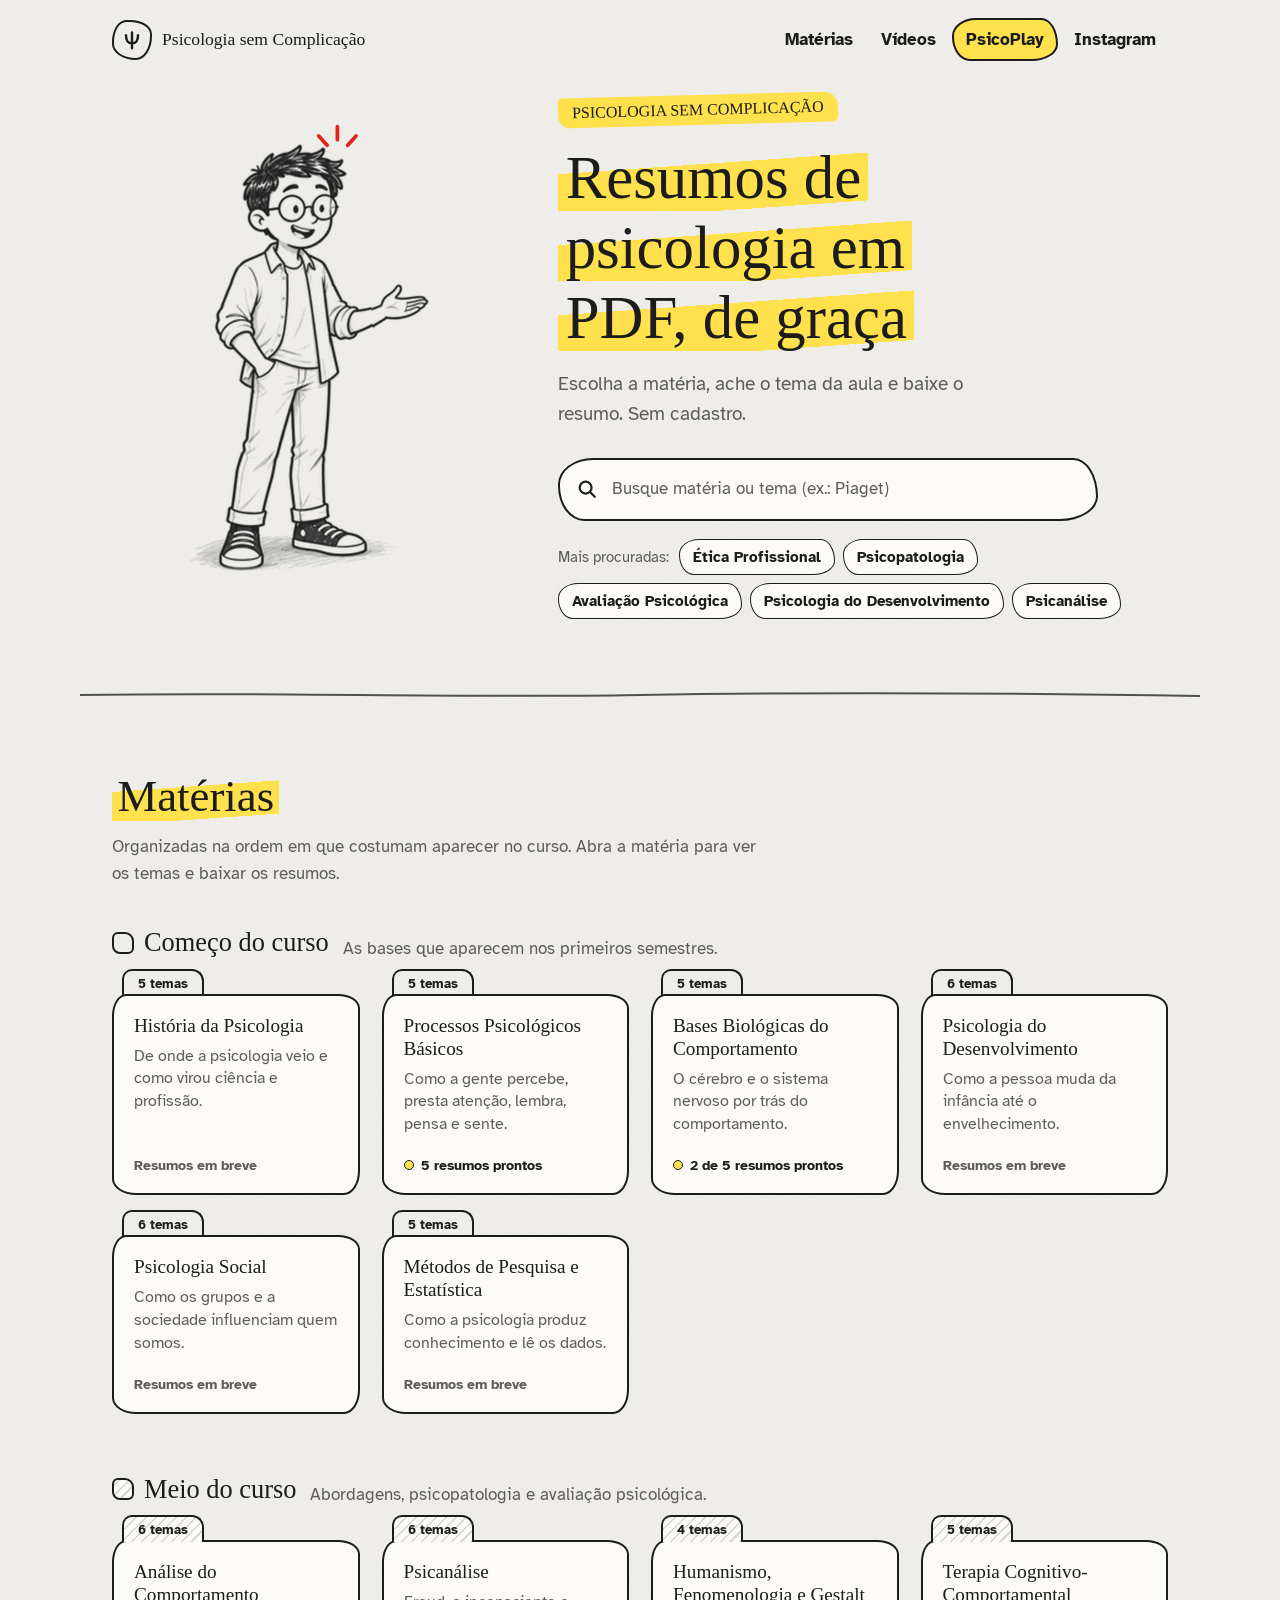
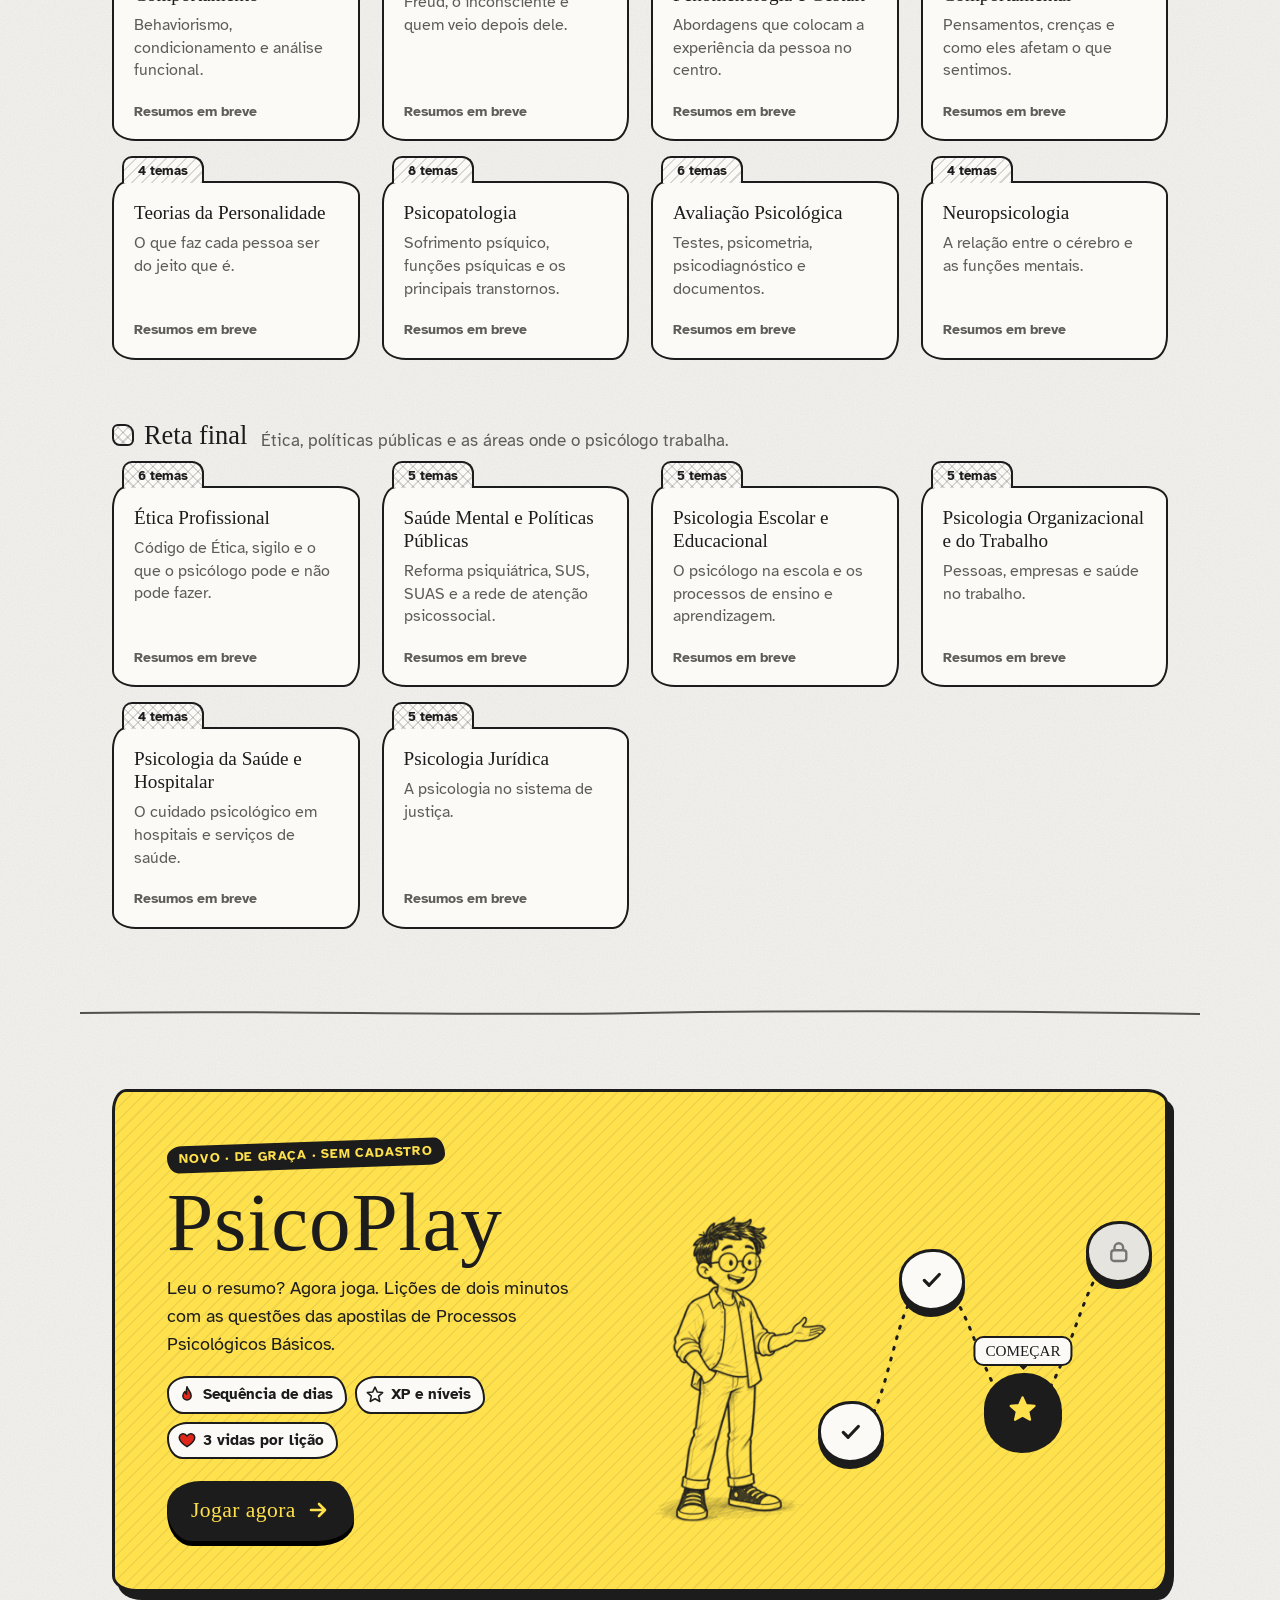
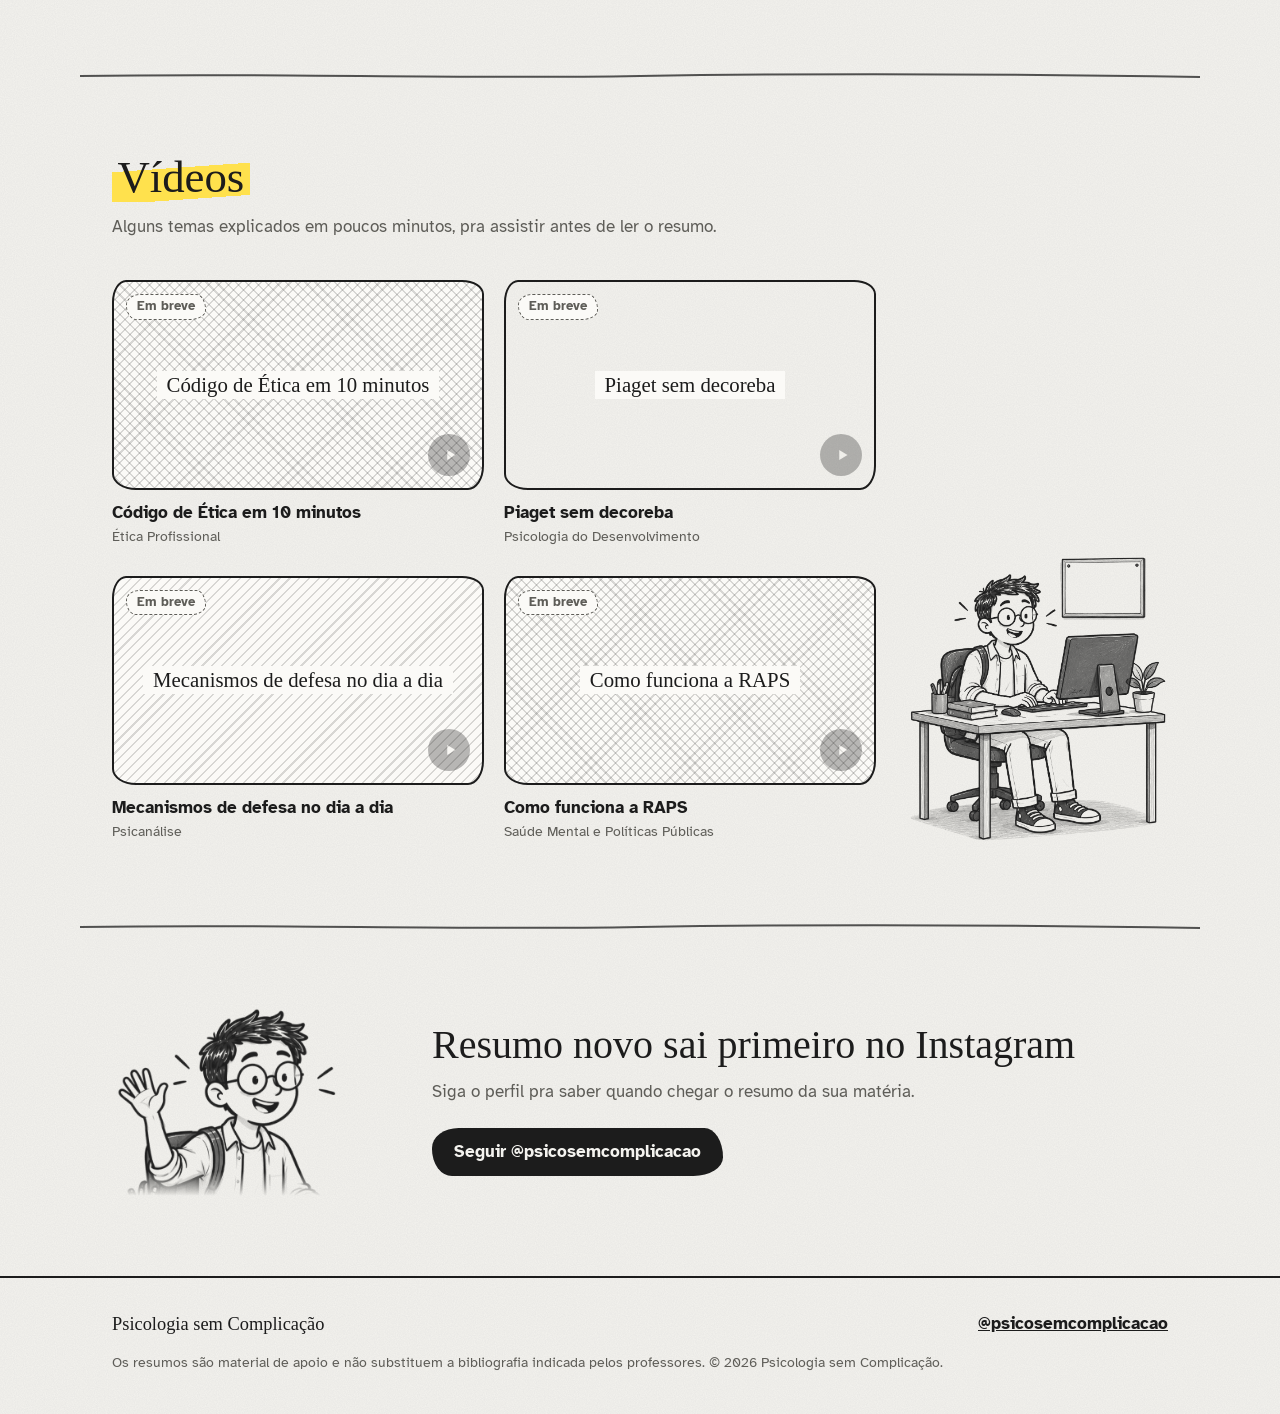
<file: index.html>
<!doctype html>
<html lang="pt-BR">
<head>
  <meta charset="utf-8">
  <meta name="viewport" content="width=device-width, initial-scale=1">
  <title>Psicologia sem Complicação | Resumos de psicologia em PDF</title>
  <meta name="description" content="Resumos de psicologia em PDF para baixar de graça, organizados por matéria.">
  <meta property="og:title" content="Psicologia sem Complicação">
  <meta property="og:description" content="Resumos de psicologia em PDF para baixar de graça, organizados por matéria.">
  <meta property="og:image" content="img/mascote/apresentando.png">
  <meta name="theme-color" content="#F4F3EF">
  <link rel="icon" href="favicon.ico?v=3" sizes="any">
  <link rel="icon" href="img/icone-mascote-32.png" type="image/png" sizes="32x32">
  <link rel="icon" href="img/icone-mascote-192.png" type="image/png" sizes="192x192">
  <link rel="apple-touch-icon" sizes="180x180" href="img/icone-mascote-180.png">
  <link rel="preconnect" href="https://fonts.googleapis.com">
  <link rel="preconnect" href="https://fonts.gstatic.com" crossorigin>
  <link rel="stylesheet" href="https://fonts.googleapis.com/css2?family=Atkinson+Hyperlegible:wght@400;700&family=Permanent+Marker&display=swap">
  <link rel="stylesheet" href="css/estilo.css">
</head>
<body>
  <a class="pular" href="#conteudo">Pular para o conteúdo</a>

  <header class="topo">
    <div class="container topo-linha">
      <a class="marca" href="./" aria-label="Psicologia sem Complicação, página inicial">
        <span class="marca-simbolo" aria-hidden="true">
          <svg viewBox="0 0 32 32" focusable="false"><path d="M16 6v21M8 9.5c0 8 3 11 8 11s8-3 8-11" fill="none" stroke="currentColor" stroke-width="3.2" stroke-linecap="round"/></svg>
        </span>
        <span class="marca-nome">Psicologia sem Complicação</span>
      </a>
      <nav class="menu" aria-label="Principal">
        <a href="#materias">Matérias</a>
        <a href="#videos">Vídeos</a>
        <a class="menu-jogo" href="psicoplay.html">PsicoPlay</a>
        <a href="https://www.instagram.com/psicosemcomplicacao/" target="_blank" rel="noopener">Instagram</a>
      </nav>
    </div>
  </header>

  <main id="conteudo">
    <section class="hero">
      <div class="container hero-grade">
        <div class="hero-arte">
          <svg class="destaque-tracos" viewBox="0 0 60 60" aria-hidden="true" focusable="false"><path d="M30 6v14M10 16l9 10M50 16l-9 10" fill="none" stroke="currentColor" stroke-width="4" stroke-linecap="round"/></svg>
          <!-- Para trocar o mascote, substitua as imagens da pasta img/mascote/ (fundo transparente). -->
          <img class="mascote" src="img/mascote/apresentando.png" alt="O mascote do Psicologia sem Complicação, de óculos, apresentando a página" width="440" height="748">
        </div>

        <div class="hero-texto">
          <p class="faixa">Psicologia sem Complicação</p>
          <h1><span class="marca-texto-fundo">Resumos de psicologia em PDF, de graça</span></h1>
          <p class="hero-sub">Escolha a matéria, ache o tema da aula e baixe o resumo. Sem cadastro.</p>

          <form class="busca" id="busca-form" role="search" autocomplete="off">
            <label class="sr-only" for="busca">Buscar matéria ou tema</label>
            <svg class="busca-icone" viewBox="0 0 24 24" aria-hidden="true" focusable="false"><circle cx="10.5" cy="10.5" r="6.5" fill="none" stroke="currentColor" stroke-width="2.4"/><path d="m15.5 15.5 5 5" stroke="currentColor" stroke-width="2.4" stroke-linecap="round"/></svg>
            <input id="busca" type="search" placeholder="Busque matéria ou tema (ex.: Piaget)"
                   aria-controls="busca-resultados" aria-expanded="false" aria-describedby="busca-aviso">
            <div class="busca-resultados" id="busca-resultados" hidden></div>
            <p class="sr-only" id="busca-aviso" aria-live="polite"></p>
          </form>

          <div class="atalhos" id="atalhos"></div>
        </div>
      </div>
    </section>

    <section class="secao" id="materias" aria-labelledby="materias-titulo">
      <div class="container">
        <div class="secao-cabeca">
          <h2 id="materias-titulo"><span class="marca-texto-fundo">Matérias</span></h2>
          <p>Organizadas na ordem em que costumam aparecer no curso. Abra a matéria para ver os temas e baixar os resumos.</p>
        </div>
        <div id="fases"></div>
      </div>
    </section>

    <section class="secao" id="psicoplay" aria-labelledby="psicoplay-titulo">
      <div class="container">
        <a class="pp-banner" href="psicoplay.html">
          <div class="pp-texto">
            <p class="pp-selo">Novo · de graça · sem cadastro</p>
            <h2 class="pp-titulo" id="psicoplay-titulo">PsicoPlay</h2>
            <p class="pp-sub">Leu o resumo? Agora joga. Lições de dois minutos com as questões das apostilas de Processos Psicológicos Básicos.</p>
            <ul class="pp-stats">
              <li><svg viewBox="0 0 24 24" aria-hidden="true"><path d="M12 2c1 4 5 6 5 11a5 5 0 0 1-10 0c0-2.5 1.2-4 2.5-5.2.2 1.6 1 2.7 2 3.2C11 8 11 5 12 2z" fill="#E0261B" stroke="#1C1C1C" stroke-width="1.8" stroke-linejoin="round"/></svg>Sequência de dias</li>
              <li><svg viewBox="0 0 24 24" aria-hidden="true"><path d="M12 2.5l2.8 6 6.4.6-4.8 4.3 1.4 6.4L12 16.5l-5.8 3.3 1.4-6.4L2.8 9.1l6.4-.6z" fill="#FBFAF7" stroke="#1C1C1C" stroke-width="1.8" stroke-linejoin="round"/></svg>XP e níveis</li>
              <li><svg viewBox="0 0 24 24" aria-hidden="true"><path d="M12 20s-7.5-4.6-9-9.3C2 7.4 4.3 4.5 7.4 4.5c2 0 3.6 1.2 4.6 2.8 1-1.6 2.6-2.8 4.6-2.8 3.1 0 5.4 2.9 4.4 6.2-1.5 4.7-9 9.3-9 9.3z" fill="#E0261B" stroke="#1C1C1C" stroke-width="1.8" stroke-linejoin="round"/></svg>3 vidas por lição</li>
            </ul>
            <span class="pp-botao">Jogar agora<svg viewBox="0 0 24 24" aria-hidden="true"><path d="M5 12h13M13 6l6 6-6 6" fill="none" stroke="currentColor" stroke-width="2.6" stroke-linecap="round" stroke-linejoin="round"/></svg></span>
          </div>

          <div class="pp-trilha" aria-hidden="true">
            <svg class="pp-caminho" viewBox="0 0 100 100" preserveAspectRatio="none" focusable="false">
              <path class="pp-caminho-pc" d="M38 76 C 46 76, 46 34, 54 34 S 64 70, 72 70 S 84 26, 91 26"/>
              <path class="pp-caminho-cel" d="M10 70 C 22 70, 22 32, 36 32 S 50 68, 64 68 S 78 30, 90 30"/>
            </svg>
            <span class="pp-no pp-feito" style="--i:0"><svg viewBox="0 0 24 24"><path d="M5 12.5l4.5 4.5L19 7" fill="none" stroke="#1C1C1C" stroke-width="3" stroke-linecap="round" stroke-linejoin="round"/></svg></span>
            <span class="pp-no pp-feito" style="--i:1"><svg viewBox="0 0 24 24"><path d="M5 12.5l4.5 4.5L19 7" fill="none" stroke="#1C1C1C" stroke-width="3" stroke-linecap="round" stroke-linejoin="round"/></svg></span>
            <span class="pp-no pp-atual" style="--i:2"><span class="pp-tag">COMEÇAR</span><svg viewBox="0 0 24 24"><path d="M12 2.5l2.8 6 6.4.6-4.8 4.3 1.4 6.4L12 16.5l-5.8 3.3 1.4-6.4L2.8 9.1l6.4-.6z" fill="#FFE14D" stroke="#FFE14D" stroke-width="1.6" stroke-linejoin="round"/></svg></span>
            <span class="pp-no pp-trancado" style="--i:3"><svg viewBox="0 0 24 24"><rect x="5" y="10.5" width="14" height="10" rx="2.5" fill="none" stroke="#1C1C1C" stroke-width="2.2"/><path d="M8 10.5V8a4 4 0 0 1 8 0v2.5" fill="none" stroke="#1C1C1C" stroke-width="2.2"/></svg></span>
            <span class="pp-xp">+10 XP</span>
            <img class="pp-mascote" src="img/mascote/apresentando.png" alt="" width="440" height="748" loading="lazy">
          </div>
        </a>
      </div>
    </section>

    <section class="secao" id="videos" aria-labelledby="videos-titulo">
      <div class="container videos-grade">
        <div>
          <div class="secao-cabeca">
            <h2 id="videos-titulo"><span class="marca-texto-fundo">Vídeos</span></h2>
            <p>Alguns temas explicados em poucos minutos, pra assistir antes de ler o resumo.</p>
          </div>
          <ul class="videos" id="videos-lista"></ul>
        </div>
        <img class="videos-arte" src="img/mascote/estudando.png" alt="" width="905" height="1005" loading="lazy">
      </div>
    </section>

    <section class="secao" aria-labelledby="insta-titulo">
      <div class="container chamada-insta">
        <img src="img/mascote/acenando.png" alt="" width="545" height="470" loading="lazy">
        <div>
          <h2 id="insta-titulo">Resumo novo sai primeiro no Instagram</h2>
          <p>Siga o perfil pra saber quando chegar o resumo da sua matéria.</p>
          <a class="botao-insta" href="https://www.instagram.com/psicosemcomplicacao/" target="_blank" rel="noopener">Seguir @psicosemcomplicacao</a>
        </div>
      </div>
    </section>
  </main>

  <footer class="rodape">
    <div class="container rodape-grade">
      <p class="rodape-nome">Psicologia sem Complicação</p>
      <a href="https://www.instagram.com/psicosemcomplicacao/" target="_blank" rel="noopener">@psicosemcomplicacao</a>
      <p class="rodape-aviso">Os resumos são material de apoio e não substituem a bibliografia indicada pelos professores. © <span id="ano">2026</span> Psicologia sem Complicação.</p>
    </div>
  </footer>

  <script src="js/dados.js"></script>
  <script src="js/app.js"></script>
</body>
</html>
</file>
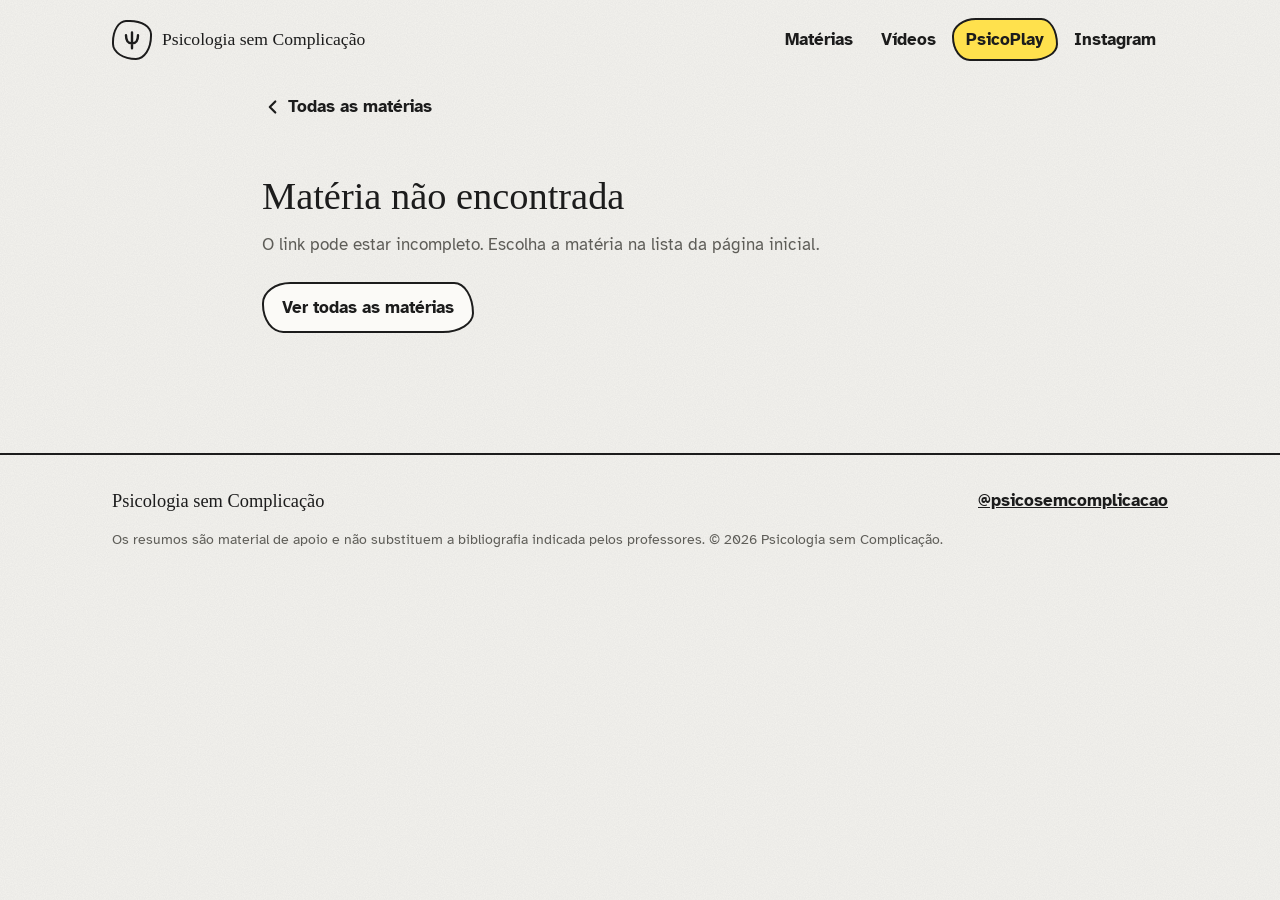
<file: materia.html>
<!doctype html>
<html lang="pt-BR">
<head>
  <meta charset="utf-8">
  <meta name="viewport" content="width=device-width, initial-scale=1">
  <title>Matéria | Psicologia sem Complicação</title>
  <meta name="description" content="Resumos de psicologia em PDF para baixar de graça, organizados por matéria.">
  <meta name="theme-color" content="#F4F3EF">
  <link rel="icon" href="favicon.ico?v=3" sizes="any">
  <link rel="icon" href="img/icone-mascote-32.png" type="image/png" sizes="32x32">
  <link rel="icon" href="img/icone-mascote-192.png" type="image/png" sizes="192x192">
  <link rel="apple-touch-icon" sizes="180x180" href="img/icone-mascote-180.png">
  <link rel="preconnect" href="https://fonts.googleapis.com">
  <link rel="preconnect" href="https://fonts.gstatic.com" crossorigin>
  <link rel="stylesheet" href="https://fonts.googleapis.com/css2?family=Atkinson+Hyperlegible:wght@400;700&family=Permanent+Marker&display=swap">
  <link rel="stylesheet" href="css/estilo.css">
</head>
<body>
  <a class="pular" href="#conteudo">Pular para o conteúdo</a>

  <header class="topo">
    <div class="container topo-linha">
      <a class="marca" href="./" aria-label="Psicologia sem Complicação, página inicial">
        <span class="marca-simbolo" aria-hidden="true">
          <svg viewBox="0 0 32 32" focusable="false"><path d="M16 6v21M8 9.5c0 8 3 11 8 11s8-3 8-11" fill="none" stroke="currentColor" stroke-width="3.2" stroke-linecap="round"/></svg>
        </span>
        <span class="marca-nome">Psicologia sem Complicação</span>
      </a>
      <nav class="menu" aria-label="Principal">
        <a href="./#materias">Matérias</a>
        <a href="./#videos">Vídeos</a>
        <a class="menu-jogo" href="psicoplay.html">PsicoPlay</a>
        <a href="https://www.instagram.com/psicosemcomplicacao/" target="_blank" rel="noopener">Instagram</a>
      </nav>
    </div>
  </header>

  <main id="conteudo" class="pagina-materia">
    <div class="container container-estreito">
      <a class="voltar" href="./#materias">
        <svg viewBox="0 0 24 24" aria-hidden="true" focusable="false"><path d="M14.5 6 8.5 12l6 6" fill="none" stroke="currentColor" stroke-width="2.4" stroke-linecap="round" stroke-linejoin="round"/></svg>
        Todas as matérias
      </a>
      <div id="materia"></div>
    </div>
  </main>

  <footer class="rodape">
    <div class="container rodape-grade">
      <p class="rodape-nome">Psicologia sem Complicação</p>
      <a href="https://www.instagram.com/psicosemcomplicacao/" target="_blank" rel="noopener">@psicosemcomplicacao</a>
      <p class="rodape-aviso">Os resumos são material de apoio e não substituem a bibliografia indicada pelos professores. © <span id="ano">2026</span> Psicologia sem Complicação.</p>
    </div>
  </footer>

  <script src="js/dados.js"></script>
  <script src="js/app.js"></script>
</body>
</html>
</file>
<file: css/estilo.css>
/*
  CORES E FONTES
  O visual segue o traço do mascote: lápis preto em papel off-white.
  O amarelo de marca-texto aparece nos títulos e no que dá para baixar; o vermelho só em tracinhos de destaque.
*/
:root {
  --papel: #F4F3EF;          /* fundo do site, mesmo tom do papel dos desenhos */
  --papel-claro: #FBFAF7;    /* fundo dos cartões */
  --tinta: #1C1C1C;          /* texto e contornos */
  --grafite: #5E5D58;        /* texto secundário */
  --linha: #CFCDC6;          /* bordas leves e pontilhados */
  --marca-texto: #FFE14D;    /* botões de baixar */
  --marca-texto-forte: #F7D21E;
  --vermelho: #E0261B;       /* tracinhos de destaque, como nas artes */

  --fonte-titulo: 'Permanent Marker', 'Comic Sans MS', 'Marker Felt', cursive;
  --fonte-texto: 'Atkinson Hyperlegible', system-ui, -apple-system, 'Segoe UI', Roboto, sans-serif;

  /* contorno "feito à mão": cantos levemente irregulares */
  --rabisco: 14px 22px 16px 24px / 22px 14px 24px 16px;
  --rabisco-pilula: 40px 28px 44px 30px / 30px 44px 28px 40px;

  --largura: 1120px;
}

/* cada fase do curso tem um hachurado de lápis diferente */
[data-fase="comeco"] { --hachura: transparent; }
[data-fase="meio"] { --hachura: repeating-linear-gradient(-45deg, rgba(28, 28, 28, .16) 0 1.5px, transparent 1.5px 7px); }
[data-fase="final"] { --hachura: repeating-linear-gradient(-45deg, rgba(28, 28, 28, .16) 0 1.5px, transparent 1.5px 7px), repeating-linear-gradient(45deg, rgba(28, 28, 28, .16) 0 1.5px, transparent 1.5px 7px); }

/* ---------- base ---------- */

*, *::before, *::after { box-sizing: border-box; }

html { scroll-behavior: smooth; -webkit-text-size-adjust: 100%; }

body {
  margin: 0;
  color: var(--tinta);
  background-color: var(--papel);
  /* textura sutil de papel */
  background-image: url("data:image/svg+xml,%3Csvg xmlns='http://www.w3.org/2000/svg' width='220' height='220'%3E%3Cfilter id='p'%3E%3CfeTurbulence type='fractalNoise' baseFrequency='.9' numOctaves='2' stitchTiles='stitch'/%3E%3CfeColorMatrix values='0 0 0 0 0 0 0 0 0 0 0 0 0 0 0 0 0 0 .05 0'/%3E%3C/filter%3E%3Crect width='100%25' height='100%25' filter='url(%23p)'/%3E%3C/svg%3E");
  font-family: var(--fonte-texto);
  font-size: 1.0625rem;
  line-height: 1.6;
}

h1, h2, h3 {
  font-family: var(--fonte-titulo);
  font-weight: 400;
  line-height: 1.15;
  margin: 0;
  text-wrap: balance;
}

p { margin: 0; }

a { color: inherit; }

img, svg { display: block; max-width: 100%; }
img { height: auto; }

ul { list-style: none; margin: 0; padding: 0; }

:focus-visible {
  outline: 3px solid var(--tinta);
  outline-offset: 3px;
  border-radius: 6px;
}

.sr-only {
  position: absolute;
  width: 1px; height: 1px;
  padding: 0; margin: -1px;
  overflow: hidden;
  clip: rect(0 0 0 0);
  white-space: nowrap;
  border: 0;
}

.pular {
  position: absolute;
  left: 16px; top: -60px;
  z-index: 10;
  padding: 10px 16px;
  background: var(--tinta);
  color: var(--papel);
  border-radius: 8px;
  text-decoration: none;
}
.pular:focus { top: 12px; }

.container {
  width: 100%;
  max-width: var(--largura);
  margin: 0 auto;
  padding: 0 16px;
}

@media (min-width: 720px) {
  .container { padding: 0 32px; }
}

.container-estreito { max-width: 820px; }

/* faixa de marca-texto atrás do título, como nas capas */
.marca-texto-fundo {
  padding: 0 0.12em;
  background: linear-gradient(176deg, transparent 0 34%, var(--marca-texto) 34% 88%, transparent 88%);
  -webkit-box-decoration-break: clone;
  box-decoration-break: clone;
}

/* etiqueta em caixa-alta com fundo amarelo, igual ao topo das capas */
.faixa {
  display: inline-block;
  margin-bottom: 18px;
  padding: 2px 14px;
  font-family: var(--fonte-titulo);
  font-size: 1rem;
  text-transform: uppercase;
  background: var(--marca-texto);
  border-radius: 4px 14px 6px 12px;
  transform: rotate(-1.5deg);
}

/* ---------- topo ---------- */

.topo { padding: 18px 0; }

.topo-linha {
  display: flex;
  align-items: center;
  justify-content: space-between;
  gap: 16px;
}

.marca {
  display: flex;
  align-items: center;
  gap: 10px;
  text-decoration: none;
}

.marca-simbolo {
  display: grid;
  place-items: center;
  width: 40px; height: 40px;
  flex-shrink: 0;
  color: var(--tinta);
  border: 2px solid var(--tinta);
  border-radius: var(--rabisco);
}
.marca-simbolo svg { width: 24px; height: 24px; }

.marca-nome {
  font-family: var(--fonte-titulo);
  font-size: 1.1rem;
  line-height: 1.1;
}

.menu { display: flex; gap: 4px; }

.menu a {
  padding: 8px 12px;
  font-weight: 700;
  text-decoration: none;
  border-radius: var(--rabisco-pilula);
}
.menu a:hover { text-decoration: underline; text-decoration-thickness: 2px; text-underline-offset: 5px; }

.menu .menu-jogo { background: var(--marca-texto); border: 2px solid var(--tinta); padding-block: 6px; }
.menu .menu-jogo:hover { background: var(--marca-texto-forte); }

@media (max-width: 600px) {
  .marca-nome { font-size: 1.05rem; max-width: 10ch; }
  .menu a { padding: 8px 9px; font-size: 0.95rem; }
  .menu a[target="_blank"] { display: none; }
}

@media (max-width: 460px) {
  .menu a[href$="#videos"] { display: none; }
}

/* ---------- hero ---------- */

.hero { padding: 8px 0 48px; }

.hero-grade {
  display: grid;
  gap: 4px;
  align-items: center;
}

@media (min-width: 880px) {
  .hero { padding: 16px 0 72px; }
  .hero-grade { grid-template-columns: 0.8fr 1.2fr; gap: 40px; }
}

.hero-arte {
  position: relative;
  margin: 0 auto;
}

.destaque-tracos {
  position: absolute;
  top: -6px; left: 50%;
  width: 56px;
  color: var(--vermelho);
  transform: translateX(-10%);
}

.hero-arte .mascote {
  width: auto;
  height: clamp(220px, 36vw, 470px);
}

.hero h1 {
  font-size: clamp(2.2rem, 3.4vw + 1.1rem, 3.8rem);
  max-width: 15ch;
}

.hero-sub {
  margin-top: 16px;
  font-size: 1.2rem;
  color: var(--grafite);
  max-width: 36ch;
}

@media (max-width: 879px) {
  .faixa { display: none; }
}

/* busca */

.busca {
  position: relative;
  margin-top: 28px;
  max-width: 540px;
}

.busca-icone {
  position: absolute;
  left: 18px; top: 50%;
  width: 22px; height: 22px;
  transform: translateY(-50%);
  pointer-events: none;
}

.busca input {
  width: 100%;
  padding: 16px 18px 16px 52px;
  font: inherit;
  font-size: 1.05rem;
  color: var(--tinta);
  background: var(--papel-claro);
  border: 2px solid var(--tinta);
  border-radius: var(--rabisco-pilula);
  -webkit-appearance: none;
  appearance: none;
}
.busca input::placeholder { color: var(--grafite); opacity: 1; }
.busca input:focus { outline: none; box-shadow: 0 0 0 4px var(--marca-texto); }

.busca-resultados {
  position: absolute;
  left: 0; right: 0;
  top: calc(100% + 8px);
  z-index: 5;
  max-height: min(60vh, 440px);
  overflow-y: auto;
  padding: 6px;
  background: var(--papel-claro);
  border: 2px solid var(--tinta);
  border-radius: var(--rabisco);
  box-shadow: 4px 5px 0 var(--tinta);
}

.busca-resultados a {
  display: flex;
  align-items: center;
  justify-content: space-between;
  gap: 12px;
  padding: 10px 12px;
  border-radius: 10px;
  text-decoration: none;
}
.busca-resultados a:hover,
.busca-resultados a:focus-visible { background: var(--papel); outline: none; }

.resultado-texto { display: flex; flex-direction: column; min-width: 0; }
.resultado-titulo { font-weight: 700; line-height: 1.3; }
.resultado-detalhe { font-size: 0.9rem; color: var(--grafite); }

.busca-vazia { padding: 12px; color: var(--grafite); }

.atalhos {
  display: flex;
  flex-wrap: wrap;
  align-items: center;
  gap: 8px;
  margin-top: 18px;
  max-width: 580px;
}

.atalhos-rotulo { font-size: 0.95rem; color: var(--grafite); margin-right: 2px; }

.atalhos a {
  padding: 5px 13px;
  font-size: 0.95rem;
  font-weight: 700;
  text-decoration: none;
  background: var(--papel-claro);
  border: 1.5px solid var(--tinta);
  border-radius: var(--rabisco-pilula);
}
.atalhos a:hover { background: var(--marca-texto); }

/* ---------- selos ---------- */

.selo-breve,
.selo-pronto,
.selo-materia {
  flex-shrink: 0;
  padding: 3px 10px;
  font-size: 0.8rem;
  font-weight: 700;
  line-height: 1.4;
  white-space: nowrap;
  border-radius: var(--rabisco-pilula);
}

.selo-breve {
  color: var(--grafite);
  border: 1.5px dashed currentColor;
}

.selo-pronto { background: var(--marca-texto); border: 1.5px solid var(--tinta); }

.selo-materia { border: 1.5px solid var(--tinta); }

/* ---------- seções ---------- */

.secao { padding: 56px 0; }

@media (min-width: 880px) {
  .secao { padding: 80px 0; }
}

.secao-cabeca { max-width: 60ch; margin-bottom: 40px; }

.secao-cabeca h2 { font-size: clamp(2rem, 2vw + 1.4rem, 2.8rem); }

.secao-cabeca p { margin-top: 10px; color: var(--grafite); }

/* linha de lápis separando as seções */
.secao + .secao,
#materias {
  background-image: url("data:image/svg+xml,%3Csvg xmlns='http://www.w3.org/2000/svg' width='600' height='8' preserveAspectRatio='none'%3E%3Cpath d='M0 4 C 100 1, 200 7, 300 4 S 500 2, 600 5' fill='none' stroke='%231C1C1C' stroke-width='2' stroke-linecap='round' opacity='.75'/%3E%3C/svg%3E");
  background-repeat: no-repeat;
  background-size: min(var(--largura), calc(100% - 32px)) 8px;
  background-position: top center;
}

/* ---------- fases e matérias ---------- */

.fase + .fase { margin-top: 60px; }

.fase-cabeca {
  display: flex;
  flex-wrap: wrap;
  align-items: baseline;
  gap: 4px 14px;
  margin-bottom: 32px;
}

.fase-cabeca h2 {
  display: flex;
  align-items: center;
  gap: 10px;
  font-size: 1.65rem;
}

/* amostra do hachurado da fase, como legenda do mapa */
.fase-cabeca h2::before {
  content: '';
  width: 22px; height: 22px;
  flex-shrink: 0;
  background: var(--hachura), var(--papel-claro);
  border: 2px solid var(--tinta);
  border-radius: 6px 9px 6px 8px;
}

.fase-cabeca p { color: var(--grafite); }

.materias {
  display: grid;
  grid-template-columns: repeat(auto-fill, minmax(240px, 1fr));
  gap: 40px 22px;
}

/* cartão em forma de divisória de fichário: a aba mostra quantos temas tem */
.materia {
  position: relative;
  display: block;
  height: 100%;
  text-decoration: none;
}

.materia-aba {
  position: absolute;
  left: 10px; bottom: 100%;
  padding: 3px 14px 1px;
  font-size: 0.82rem;
  font-weight: 700;
  background: var(--hachura), var(--papel-claro);
  border: 2px solid var(--tinta);
  border-bottom: 0;
  border-radius: 10px 12px 0 0;
  transform: translateY(2px);
}

.materia-corpo {
  display: flex;
  flex-direction: column;
  gap: 8px;
  height: 100%;
  padding: 18px 20px 16px;
  background: var(--papel-claro);
  border: 2px solid var(--tinta);
  border-radius: var(--rabisco);
  transition: transform 0.15s ease, box-shadow 0.15s ease;
}

.materia:hover .materia-corpo,
.materia:focus-visible .materia-corpo {
  transform: translate(-2px, -2px);
  box-shadow: 4px 5px 0 var(--tinta);
}

.materia:focus-visible { outline: none; }
.materia:focus-visible .materia-corpo { outline: 3px solid var(--marca-texto); outline-offset: 3px; }

.materia-nome {
  font-family: var(--fonte-titulo);
  font-size: 1.2rem;
  line-height: 1.2;
}

.materia-descricao { color: var(--grafite); font-size: 0.98rem; line-height: 1.45; }

.materia-status {
  margin-top: auto;
  padding-top: 10px;
  font-size: 0.9rem;
  font-weight: 700;
  color: var(--grafite);
}

.materia-status.tem-resumo { color: var(--tinta); }
.materia-status.tem-resumo::before {
  content: '';
  display: inline-block;
  width: 10px; height: 10px;
  margin-right: 7px;
  border-radius: 50%;
  background: var(--marca-texto);
  border: 1.5px solid var(--tinta);
  vertical-align: 0;
}

/* ---------- vídeos ---------- */

.videos-grade {
  display: grid;
  gap: 32px;
  align-items: end;
}

/* sem isso a lista que rola de lado estica a coluna e a página vaza no celular */
.videos-grade > * { min-width: 0; }

@media (min-width: 1000px) {
  .videos-grade { grid-template-columns: 1fr 260px; }
}

.videos-arte { display: none; }

@media (min-width: 1000px) {
  .videos-arte { display: block; width: 100%; max-height: 460px; object-fit: contain; object-position: bottom; }
}

.videos {
  display: grid;
  grid-auto-flow: column;
  grid-auto-columns: minmax(250px, 78%);
  gap: 16px;
  overflow-x: auto;
  scroll-snap-type: x mandatory;
  margin: 0 -16px;
  padding: 4px 16px 12px;
}

.videos > li { scroll-snap-align: start; }

@media (min-width: 720px) {
  .videos {
    grid-auto-flow: row;
    grid-template-columns: repeat(2, 1fr);
    overflow: visible;
    margin: 0;
    padding: 0;
    gap: 28px 20px;
  }
}

.video {
  display: flex;
  flex-direction: column;
  gap: 12px;
  text-decoration: none;
}

.video-capa {
  position: relative;
  display: grid;
  place-items: center;
  aspect-ratio: 16 / 9;
  overflow: hidden;
  padding: 16px 20px;
  background: var(--hachura), var(--papel-claro);
  border: 2px solid var(--tinta);
  border-radius: var(--rabisco);
}

.video-capa img {
  position: absolute;
  inset: 0;
  width: 100%;
  height: 100%;
  object-fit: cover;
}

.video-titulo-capa {
  padding: 2px 10px;
  font-family: var(--fonte-titulo);
  font-size: 1.3rem;
  line-height: 1.15;
  text-align: center;
  text-wrap: balance;
  background: var(--papel-claro);
}

.video-play {
  position: absolute;
  right: 12px; bottom: 12px;
  display: grid;
  place-items: center;
  width: 42px; height: 42px;
  border-radius: 50%;
  background: var(--tinta);
  color: var(--papel);
}
.video-play svg { width: 22px; height: 22px; margin-left: 2px; }

.video-capa .selo-breve {
  position: absolute;
  left: 12px; top: 12px;
  background: var(--papel-claro);
}

.video:hover .video-play { background: var(--marca-texto); color: var(--tinta); }
.video-breve .video-play { opacity: 0.3; }

.video-info { display: flex; flex-direction: column; }
.video-nome { font-weight: 700; line-height: 1.35; }
.video-materia { font-size: 0.9rem; color: var(--grafite); }

/* ---------- Instagram ---------- */

.chamada-insta {
  display: grid;
  gap: 20px;
  align-items: center;
  justify-items: start;
}

@media (min-width: 720px) {
  .chamada-insta { grid-template-columns: 280px 1fr; gap: 40px; }
}

.chamada-insta img { width: min(280px, 80%); }

.chamada-insta h2 { font-size: clamp(1.8rem, 2vw + 1.2rem, 2.5rem); }
.chamada-insta p { margin: 10px 0 22px; color: var(--grafite); max-width: 46ch; }

.botao-insta {
  display: inline-block;
  padding: 11px 22px;
  font-weight: 700;
  font-size: 1.05rem;
  color: var(--papel);
  text-decoration: none;
  background: var(--tinta);
  border-radius: var(--rabisco-pilula);
}
.botao-insta:hover { background: #000; text-decoration: underline; text-underline-offset: 4px; }

/* ---------- página da matéria ---------- */

.pagina-materia { padding: 8px 0 72px; }

.voltar {
  display: inline-flex;
  align-items: center;
  gap: 4px;
  padding: 6px 12px 6px 6px;
  margin-left: -6px;
  font-weight: 700;
  text-decoration: none;
}
.voltar svg { width: 22px; height: 22px; }
.voltar:hover { text-decoration: underline; text-underline-offset: 4px; }

.materia-cabeca {
  position: relative;
  display: grid;
  align-items: end;
  margin: 20px 0 32px;
  padding: 28px 24px 26px;
  background: var(--papel-claro);
  border: 2px solid var(--tinta);
  border-radius: var(--rabisco);
}

@media (min-width: 720px) {
  .materia-cabeca { grid-template-columns: 1fr 130px; gap: 24px; padding: 36px 40px 0; }
  .materia-cabeca-texto { padding-bottom: 34px; }
}

.materia-cabeca .mascote { display: none; }

@media (min-width: 720px) {
  .materia-cabeca .mascote { display: block; width: 130px; }
}

.selo-fase {
  display: inline-flex;
  align-items: center;
  gap: 8px;
  padding: 2px 12px 2px 4px;
  margin-bottom: 14px;
  font-size: 0.9rem;
  font-weight: 700;
  border: 1.5px solid var(--tinta);
  border-radius: var(--rabisco-pilula);
}
.selo-fase::before {
  content: '';
  width: 18px; height: 18px;
  background: var(--hachura), var(--papel-claro);
  border: 1.5px solid var(--tinta);
  border-radius: 50%;
}

.materia-cabeca h1 { font-size: clamp(2.1rem, 3vw + 1.3rem, 3.1rem); }

.materia-intro { margin-top: 12px; font-size: 1.15rem; max-width: 50ch; }

.materia-contagem { margin-top: 14px; font-weight: 700; color: var(--grafite); }

.topicos { display: grid; gap: 12px; }

/* cada tema é um espaço reservado: pontilhado enquanto o resumo não existe */
.topico {
  display: flex;
  align-items: center;
  gap: 16px;
  padding: 14px 16px;
  border: 2px dashed var(--linha);
  border-radius: var(--rabisco);
  scroll-margin: 120px;
}

.topico-pronto {
  background: var(--papel-claro);
  border: 2px solid var(--tinta);
}

.topico-destaque { box-shadow: 0 0 0 4px var(--marca-texto); }

.topico-arquivo {
  position: relative;
  flex-shrink: 0;
  display: grid;
  place-items: end center;
  width: 34px; height: 42px;
  padding-bottom: 5px;
  background: var(--papel-claro);
  border: 2px solid var(--grafite);
  border-radius: 4px 12px 4px 4px;
  opacity: 0.5;
}
.topico-arquivo span {
  font-size: 0.6rem;
  font-weight: 700;
  letter-spacing: 0.02em;
}

.topico-pronto .topico-arquivo {
  border-color: var(--tinta);
  background: var(--marca-texto);
  opacity: 1;
}

.topico-titulo {
  flex: 1;
  min-width: 0;
  font-weight: 700;
  line-height: 1.35;
}
.topico:not(.topico-pronto) .topico-titulo { color: var(--grafite); }

.botao-baixar {
  display: inline-flex;
  align-items: center;
  gap: 8px;
  flex-shrink: 0;
  padding: 9px 16px 9px 13px;
  font-weight: 700;
  font-size: 1rem;
  line-height: 1.2;
  text-decoration: none;
  color: var(--tinta);
  background: var(--marca-texto);
  border: 2px solid var(--tinta);
  border-radius: var(--rabisco-pilula);
}
.botao-baixar svg { width: 20px; height: 20px; }
.botao-baixar:hover { background: var(--marca-texto-forte); box-shadow: 3px 3px 0 var(--tinta); }

@media (max-width: 560px) {
  .topico-pronto { flex-wrap: wrap; }
  .topico-pronto .topico-titulo { flex-basis: calc(100% - 50px); }
  .topico .botao-baixar { margin-left: 50px; }
}

.botao-secundario {
  display: inline-block;
  padding: 10px 18px;
  font-weight: 700;
  text-decoration: none;
  background: var(--papel-claro);
  border: 2px solid var(--tinta);
  border-radius: var(--rabisco-pilula);
}
.botao-secundario:hover { box-shadow: 3px 3px 0 var(--tinta); }

.aviso-insta {
  display: flex;
  flex-wrap: wrap;
  align-items: center;
  justify-content: space-between;
  gap: 14px 20px;
  margin-top: 32px;
  padding: 20px 22px;
  border: 2px solid var(--tinta);
  border-radius: var(--rabisco);
}

.outras { margin-top: 48px; }
.outras h2 { font-size: 1.4rem; margin-bottom: 14px; }
.outras ul { display: flex; flex-wrap: wrap; gap: 8px; }
.outras a {
  display: inline-block;
  padding: 6px 14px;
  font-weight: 700;
  text-decoration: none;
  background: var(--papel-claro);
  border: 1.5px solid var(--tinta);
  border-radius: var(--rabisco-pilula);
}
.outras a:hover { background: var(--marca-texto); }

.nao-encontrada { padding: 48px 0; }
.nao-encontrada h1 { font-size: 2.4rem; }
.nao-encontrada p { margin: 12px 0 24px; color: var(--grafite); }

/* ---------- rodapé ---------- */

.rodape {
  padding: 32px 0 40px;
  border-top: 2px solid var(--tinta);
}

.rodape-grade {
  display: flex;
  flex-wrap: wrap;
  justify-content: space-between;
  gap: 12px 24px;
}

.rodape-nome {
  font-family: var(--fonte-titulo);
  font-size: 1.15rem;
}

.rodape-aviso {
  flex-basis: 100%;
  font-size: 0.9rem;
  color: var(--grafite);
}

.rodape a { font-weight: 700; }

/* ---------- banner do PsicoPlay ---------- */

.pp-banner {
  position: relative;
  display: grid;
  gap: 8px;
  padding: 28px 22px 0;
  overflow: hidden;
  color: var(--tinta);
  text-decoration: none;
  background-color: var(--marca-texto);
  background-image: repeating-linear-gradient(-45deg, rgba(28, 28, 28, .07) 0 1.5px, transparent 1.5px 9px);
  border: 3px solid var(--tinta);
  border-radius: var(--rabisco);
  box-shadow: 6px 8px 0 var(--tinta);
  transition: transform .2s cubic-bezier(.3, 1.4, .5, 1), box-shadow .2s;
}
.pp-banner:hover { transform: translate(-3px, -4px); box-shadow: 10px 13px 0 var(--tinta); }
.pp-banner:active { transform: translate(3px, 4px); box-shadow: 2px 3px 0 var(--tinta); }
.pp-banner:focus-visible { outline: 4px solid var(--tinta); outline-offset: 6px; }

.pp-texto { position: relative; z-index: 1; }

.pp-selo {
  display: inline-block;
  padding: 3px 12px;
  font-size: .82rem;
  font-weight: 700;
  letter-spacing: .06em;
  text-transform: uppercase;
  color: var(--marca-texto);
  background: var(--tinta);
  border-radius: var(--rabisco-pilula);
  transform: rotate(-2deg);
}

.pp-titulo {
  margin-top: 14px;
  font-size: clamp(3rem, 6vw + 1rem, 5.2rem);
  line-height: .95;
  letter-spacing: .01em;
}

.pp-sub { margin-top: 12px; max-width: 34ch; font-size: 1.1rem; }

.pp-stats {
  display: flex;
  flex-wrap: wrap;
  gap: 8px;
  margin: 18px 0 0;
  padding: 0;
  list-style: none;
}
.pp-stats li {
  display: flex;
  align-items: center;
  gap: 6px;
  padding: 5px 12px 5px 8px;
  font-size: .92rem;
  font-weight: 700;
  background: var(--papel-claro);
  border: 2px solid var(--tinta);
  border-radius: var(--rabisco-pilula);
}
.pp-stats svg { width: 20px; height: 20px; }

.pp-botao {
  display: inline-flex;
  align-items: center;
  gap: 10px;
  margin-top: 22px;
  padding: 12px 24px 13px;
  font-family: var(--fonte-titulo);
  font-size: 1.35rem;
  letter-spacing: .02em;
  color: var(--marca-texto);
  background: var(--tinta);
  border-radius: var(--rabisco-pilula);
  box-shadow: 0 5px 0 #000;
}
.pp-botao svg { width: 24px; height: 24px; transition: transform .2s; }
.pp-banner:hover .pp-botao svg { transform: translateX(5px); }

/* trilha desenhada */
.pp-trilha { position: relative; height: 210px; margin: 0 -22px; }

.pp-caminho { position: absolute; inset: 0; width: 100%; height: 100%; overflow: visible; }
.pp-caminho path {
  fill: none;
  stroke: var(--tinta);
  stroke-width: 3;
  stroke-dasharray: 2 9;
  stroke-linecap: round;
  vector-effect: non-scaling-stroke;
}
.pp-caminho-pc { display: none; }

.pp-no {
  --tam: 58px;
  position: absolute;
  left: calc(var(--x) - var(--tam) / 2);
  top: calc(var(--y) - var(--tam) / 2);
  display: grid;
  place-items: center;
  width: var(--tam);
  height: calc(var(--tam) - 4px);
  background: var(--papel-claro);
  border: 3px solid var(--tinta);
  border-radius: 50% 46% 52% 48% / 48% 52% 46% 50%;
  box-shadow: 0 6px 0 var(--tinta);
}
.pp-no svg { width: 46%; height: 46%; }
.pp-no:nth-of-type(1) { --x: 10%; --y: 70%; }
.pp-no:nth-of-type(2) { --x: 36%; --y: 32%; }
.pp-no:nth-of-type(3) { --x: 64%; --y: 68%; }
.pp-no:nth-of-type(4) { --x: 90%; --y: 30%; }
.pp-atual { --tam: 68px; background: var(--tinta); }
.pp-trancado { background: #E6E4DE; }
.pp-trancado svg { opacity: .55; }

.pp-tag {
  position: absolute;
  bottom: calc(100% + 10px);
  left: 50%;
  padding: 1px 10px;
  font-family: var(--fonte-titulo);
  font-size: .95rem;
  white-space: nowrap;
  background: var(--papel-claro);
  border: 2px solid var(--tinta);
  border-radius: 10px;
  transform: translateX(-50%);
  animation: pp-boia 1.6s ease-in-out infinite;
}
.pp-tag::after {
  content: "";
  position: absolute;
  top: 100%;
  left: 50%;
  margin-left: -6px;
  border: 6px solid transparent;
  border-top-color: var(--tinta);
  border-bottom: 0;
}

.pp-xp {
  position: absolute;
  left: calc(36% + 24px);
  top: calc(32% - 54px);
  padding: 2px 9px;
  font-weight: 700;
  font-size: .9rem;
  background: var(--papel-claro);
  border: 2px solid var(--tinta);
  border-radius: 8px;
  animation: pp-sobe 2.8s ease-out infinite;
}

.pp-mascote { display: none; }

.pp-banner:hover .pp-atual { animation: pp-pulo .5s cubic-bezier(.3, 1.6, .5, 1); }

@media (min-width: 880px) {
  .pp-banner { grid-template-columns: 1fr 1.05fr; align-items: center; padding: 48px 0 48px 52px; }
  .pp-trilha { height: 360px; margin: -48px 0; }
  .pp-caminho-pc { display: block; }
  .pp-caminho-cel { display: none; }
  .pp-no { --tam: 66px; }
  .pp-atual { --tam: 78px; }
  .pp-no:nth-of-type(1) { --x: 38%; --y: 76%; }
  .pp-no:nth-of-type(2) { --x: 54%; --y: 34%; }
  .pp-no:nth-of-type(3) { --x: 72%; --y: 70%; }
  .pp-no:nth-of-type(4) { --x: 91%; --y: 26%; }
  .pp-xp { left: calc(54% + 30px); top: calc(34% - 62px); }
  .pp-mascote {
    display: block;
    position: absolute;
    left: -2%;
    bottom: -14px;
    width: auto;
    height: 330px;
    transform-origin: bottom center;
    transition: transform .3s cubic-bezier(.3, 1.5, .5, 1);
  }
  .pp-banner:hover .pp-mascote { transform: rotate(-3deg) translateY(-6px); }
}

/* entrada quando o banner aparece na tela (só com JavaScript) */
.pp-banner.anima .pp-no,
.pp-banner.anima .pp-xp,
.pp-banner.anima .pp-mascote { opacity: 0; }
.pp-banner.anima .pp-caminho { clip-path: inset(0 100% 0 0); }
.pp-banner.anima.visivel .pp-caminho { clip-path: inset(0 0 0 0); transition: clip-path 1s cubic-bezier(.6, 0, .3, 1) .1s; }
.pp-banner.anima.visivel .pp-no { opacity: 1; animation: pp-surge .5s cubic-bezier(.3, 1.7, .5, 1) both; animation-delay: calc(.25s + var(--i) * .17s); }
.pp-banner.anima.visivel .pp-xp { opacity: 1; animation: pp-sobe 2.8s ease-out 1.2s infinite both; }
.pp-banner.anima.visivel .pp-mascote { opacity: 1; animation: pp-espia .6s cubic-bezier(.3, 1.4, .5, 1) .1s both; }

@keyframes pp-boia { 0%, 100% { transform: translate(-50%, 0); } 50% { transform: translate(-50%, -5px); } }
@keyframes pp-pulo { 0%, 100% { transform: none; } 40% { transform: translateY(-12px) rotate(-6deg); } }
@keyframes pp-surge { from { opacity: 0; transform: scale(.2) rotate(-20deg); } to { opacity: 1; transform: none; } }
@keyframes pp-espia { from { opacity: 0; transform: translateY(70px); } to { opacity: 1; transform: none; } }
@keyframes pp-sobe {
  0%, 55% { opacity: 0; transform: translateY(14px) scale(.8); }
  65% { opacity: 1; transform: none; }
  90% { opacity: 1; transform: translateY(-6px); }
  100% { opacity: 0; transform: translateY(-12px); }
}

/* cortina de marca-texto que leva para o jogo */
.pp-cortina {
  position: fixed;
  inset: 0;
  z-index: 1000;
  overflow: hidden;
  pointer-events: none;
}
.pp-cortina i {
  position: absolute;
  top: -10%;
  bottom: -10%;
  left: -20%;
  width: 140%;
  transform: translateX(-120%) skewX(-14deg);
}
.pp-cortina .pp-c1 { background: var(--marca-texto); }
.pp-cortina .pp-c2 { background: var(--tinta); }
.pp-cortina-logo {
  position: absolute;
  inset: 0;
  display: grid;
  place-content: center;
  justify-items: center;
  gap: 6px;
  font-family: var(--fonte-titulo);
  font-size: clamp(2.6rem, 8vw, 4.5rem);
  color: var(--marca-texto);
  opacity: 0;
}
.pp-cortina-logo small { font-family: var(--fonte-texto); font-size: 1rem; font-weight: 700; color: var(--papel); }
.pp-cortina.ativa { pointer-events: auto; }
.pp-cortina.ativa .pp-c1 { animation: pp-varre .55s cubic-bezier(.7, 0, .3, 1) both; }
.pp-cortina.ativa .pp-c2 { animation: pp-varre .55s cubic-bezier(.7, 0, .3, 1) .12s both; }
.pp-cortina.ativa .pp-cortina-logo { animation: pp-logo .35s ease-out .45s both; }
@keyframes pp-varre { to { transform: translateX(0) skewX(-14deg); } }
@keyframes pp-logo { from { opacity: 0; transform: scale(.85) rotate(-3deg); } to { opacity: 1; transform: none; } }

/* ---------- movimento reduzido ---------- */

@media (prefers-reduced-motion: reduce) {
  html { scroll-behavior: auto; }
  *, *::before, *::after {
    animation: none !important;
    transition: none !important;
  }
}

/* Chamada para o PsicoPlay na página da matéria */
.chamada-jogo {
  display: flex;
  flex-wrap: wrap;
  align-items: center;
  justify-content: space-between;
  gap: 14px 20px;
  margin-top: 32px;
  padding: 20px 22px;
  background: var(--papel-claro);
  border: 2.5px solid var(--tinta);
  border-radius: var(--rabisco);
  box-shadow: 4px 5px 0 var(--tinta);
}
.chamada-jogo h2 { font-size: 1.5rem; }
.chamada-jogo p { margin: 4px 0 0; color: var(--grafite); }
</file>
